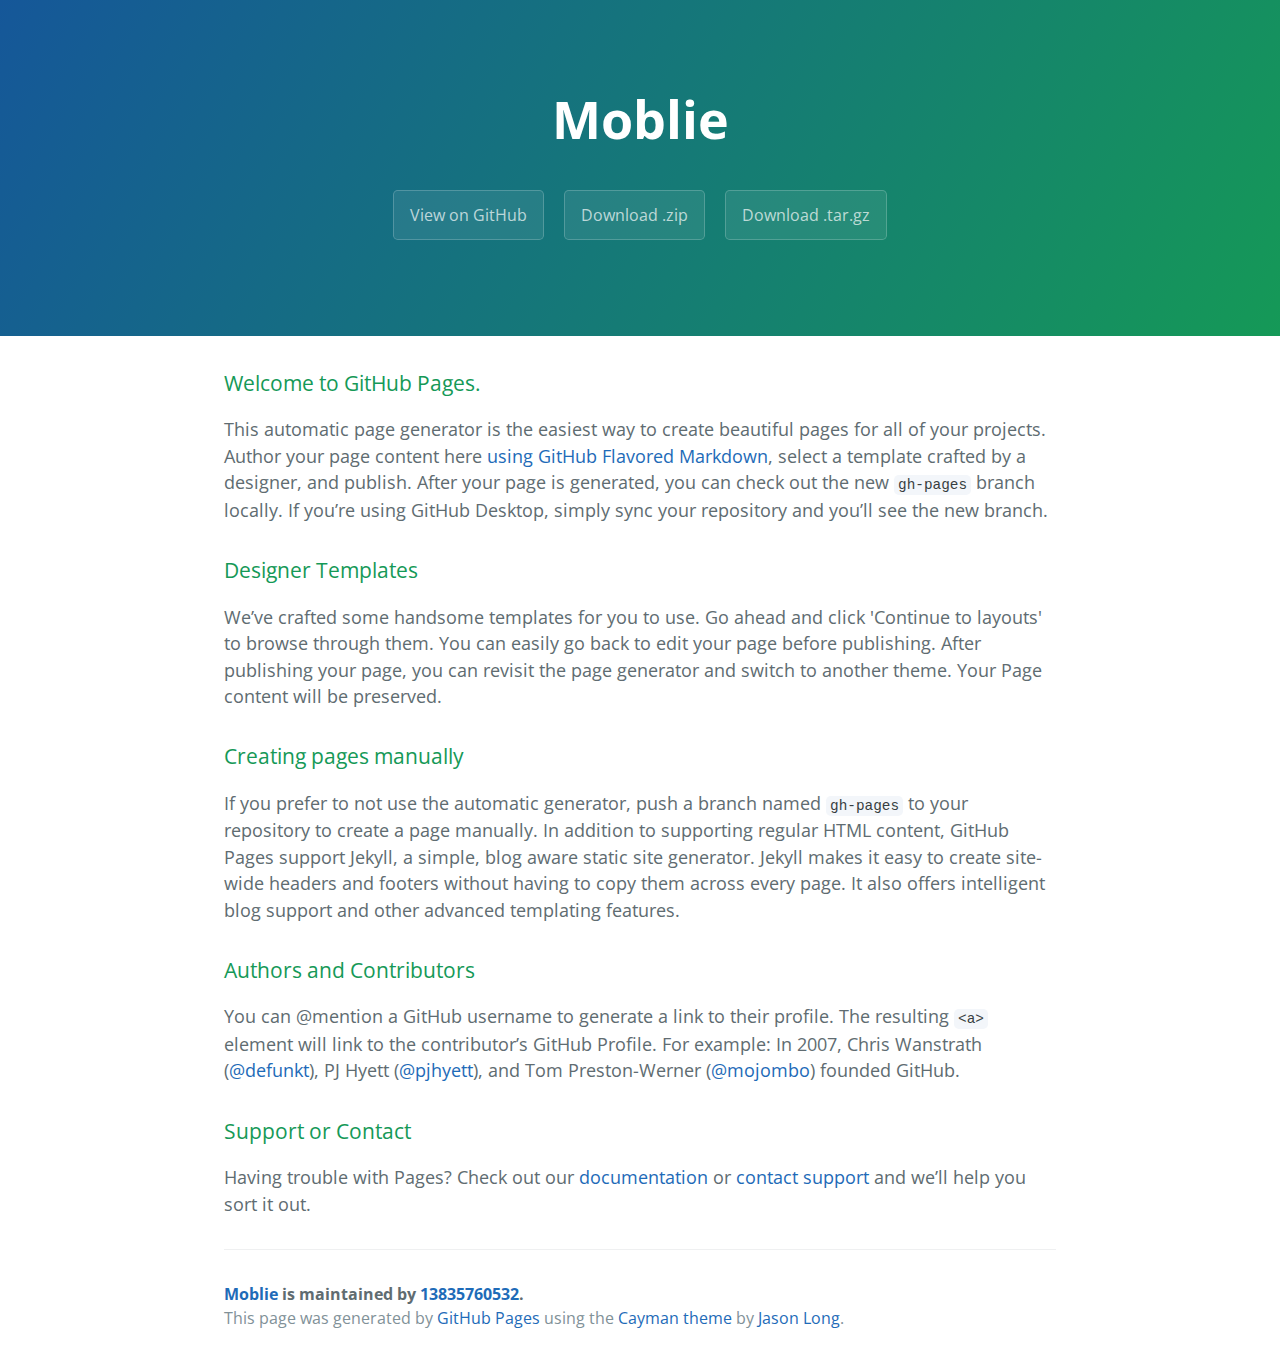
<file: index.html>
<!DOCTYPE html>
<html lang="en-us">
  <head>
    <meta charset="UTF-8">
    <title>Moblie by 13835760532</title>
    <meta name="viewport" content="width=device-width, initial-scale=1">
    <link rel="stylesheet" type="text/css" href="stylesheets/normalize.css" media="screen">
    <link href='https://fonts.googleapis.com/css?family=Open+Sans:400,700' rel='stylesheet' type='text/css'>
    <link rel="stylesheet" type="text/css" href="stylesheets/stylesheet.css" media="screen">
    <link rel="stylesheet" type="text/css" href="stylesheets/github-light.css" media="screen">
  </head>
  <body>
    <section class="page-header">
      <h1 class="project-name">Moblie</h1>
      <h2 class="project-tagline"></h2>
      <a href="https://github.com/13835760532/moblie" class="btn">View on GitHub</a>
      <a href="https://github.com/13835760532/moblie/zipball/master" class="btn">Download .zip</a>
      <a href="https://github.com/13835760532/moblie/tarball/master" class="btn">Download .tar.gz</a>
    </section>

    <section class="main-content">
      <h3>
<a id="welcome-to-github-pages" class="anchor" href="#welcome-to-github-pages" aria-hidden="true"><span aria-hidden="true" class="octicon octicon-link"></span></a>Welcome to GitHub Pages.</h3>

<p>This automatic page generator is the easiest way to create beautiful pages for all of your projects. Author your page content here <a href="https://guides.github.com/features/mastering-markdown/">using GitHub Flavored Markdown</a>, select a template crafted by a designer, and publish. After your page is generated, you can check out the new <code>gh-pages</code> branch locally. If you’re using GitHub Desktop, simply sync your repository and you’ll see the new branch.</p>

<h3>
<a id="designer-templates" class="anchor" href="#designer-templates" aria-hidden="true"><span aria-hidden="true" class="octicon octicon-link"></span></a>Designer Templates</h3>

<p>We’ve crafted some handsome templates for you to use. Go ahead and click 'Continue to layouts' to browse through them. You can easily go back to edit your page before publishing. After publishing your page, you can revisit the page generator and switch to another theme. Your Page content will be preserved.</p>

<h3>
<a id="creating-pages-manually" class="anchor" href="#creating-pages-manually" aria-hidden="true"><span aria-hidden="true" class="octicon octicon-link"></span></a>Creating pages manually</h3>

<p>If you prefer to not use the automatic generator, push a branch named <code>gh-pages</code> to your repository to create a page manually. In addition to supporting regular HTML content, GitHub Pages support Jekyll, a simple, blog aware static site generator. Jekyll makes it easy to create site-wide headers and footers without having to copy them across every page. It also offers intelligent blog support and other advanced templating features.</p>

<h3>
<a id="authors-and-contributors" class="anchor" href="#authors-and-contributors" aria-hidden="true"><span aria-hidden="true" class="octicon octicon-link"></span></a>Authors and Contributors</h3>

<p>You can @mention a GitHub username to generate a link to their profile. The resulting <code>&lt;a&gt;</code> element will link to the contributor’s GitHub Profile. For example: In 2007, Chris Wanstrath (<a href="https://github.com/defunkt" class="user-mention">@defunkt</a>), PJ Hyett (<a href="https://github.com/pjhyett" class="user-mention">@pjhyett</a>), and Tom Preston-Werner (<a href="https://github.com/mojombo" class="user-mention">@mojombo</a>) founded GitHub.</p>

<h3>
<a id="support-or-contact" class="anchor" href="#support-or-contact" aria-hidden="true"><span aria-hidden="true" class="octicon octicon-link"></span></a>Support or Contact</h3>

<p>Having trouble with Pages? Check out our <a href="https://help.github.com/pages">documentation</a> or <a href="https://github.com/contact">contact support</a> and we’ll help you sort it out.</p>

      <footer class="site-footer">
        <span class="site-footer-owner"><a href="https://github.com/13835760532/moblie">Moblie</a> is maintained by <a href="https://github.com/13835760532">13835760532</a>.</span>

        <span class="site-footer-credits">This page was generated by <a href="https://pages.github.com">GitHub Pages</a> using the <a href="https://github.com/jasonlong/cayman-theme">Cayman theme</a> by <a href="https://twitter.com/jasonlong">Jason Long</a>.</span>
      </footer>

    </section>

  
  </body>
</html>
</file>
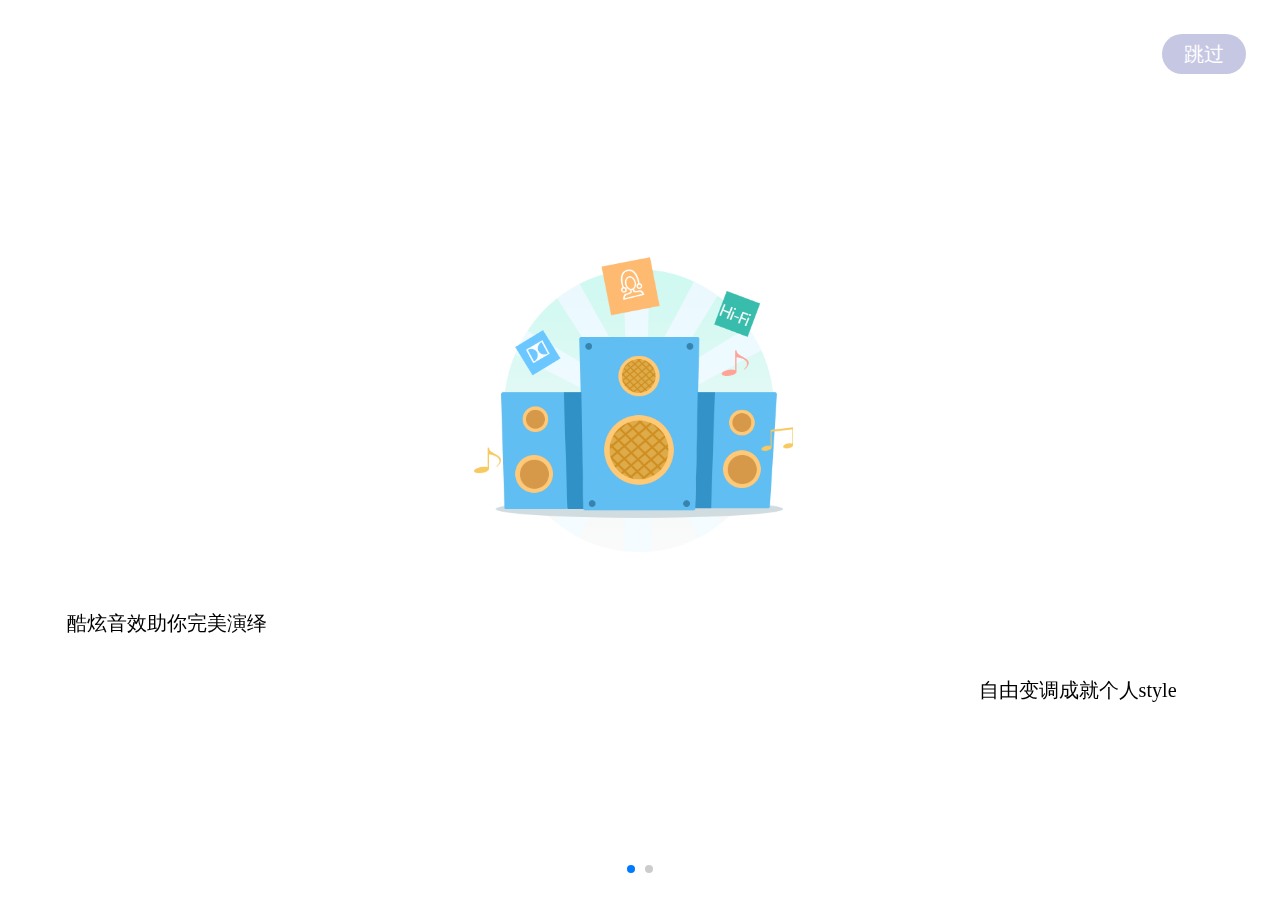
<file: app/index.html>
<!doctype html>
<html lang="en">
<head>
    <meta charset="UTF-8">
    <meta name="viewport"
          content="width=device-width, user-scalable=no, initial-scale=1.0, maximum-scale=1.0, minimum-scale=1.0">
    <meta http-equiv="X-UA-Compatible" content="ie=edge">
    <title>Document</title>
    <link rel="stylesheet" href="css/index.css">
    <link rel="stylesheet" href="css/swiper.min.css">
    <link rel="stylesheet" href="css/animate.min.css">
    <script src="js/jquery.js"></script>
    <script src="js/swiper.min.js"></script>
    <script src="js/swiper.animate1.0.2.min.js"></script>
    <script src="js/index.js"></script>
</head>
<body>
<div class="swiper-container">
    <div class="swiper-wrapper">
        <div class="swiper-slide">
            <div class="tiaoguo">跳过</div>

            <div class="bg2"></div>
            <div class="title title2">
                <div class="ani left"  swip
                     er-animate-effect="fadeInX" swiper-animate-duration="0.5s" swiper-animate-delay="1s">酷炫音效助你完美演绎</div>
                <div class="ani right"  swiper-animate-effect="fadeInY" swiper-animate-duration="0.5s" swiper-animate-delay="1s">自由变调成就个人style</div>
            </div>
        </div>
        <div class="swiper-slide slide3">
            <div class="tiaoguo">跳过</div>
            <h1 class="ani"  swiper-animate-effect="rollIn" swiper-animate-duration="0.5s">个性问候音</h1>
            <h3 class="ani"  swiper-animate-effect="zoomInUp" swiper-animate-duration="0.5s" swiper-animate-delay="0.4s">录制属于你的"Hello Kugou"</h3>
            <div class="bg3"></div>
            <div class="title title3">
                <div class="ani left" swiper-animate-duration="0.5s" swiper-animate-delay="0.3s">马上录制</div>
                <div class="ani right" swiper-animate-duration="0.5s" swiper-animate-delay="0.3s">立即体验</div>
            </div>
        </div>
    </div>
    <div class="swiper-pagination"></div>
</div>
</body>
<script>
    var swiper = new Swiper('.swiper-container',{
        pagination: '.swiper-pagination',
            paginationClickable: true,
        onInit: function(swiper){ //Swiper2.x的初始化是onFirstInit
            swiperAnimateCache(swiper); //隐藏动画元素
            swiperAnimate(swiper); //初始化完成开始动画
        },
        onSlideChangeEnd: function(swiper){
            swiperAnimate(swiper); //每个slide切换结束时也运行当前slide动画
        }
    });
</script>
</html>
</file>
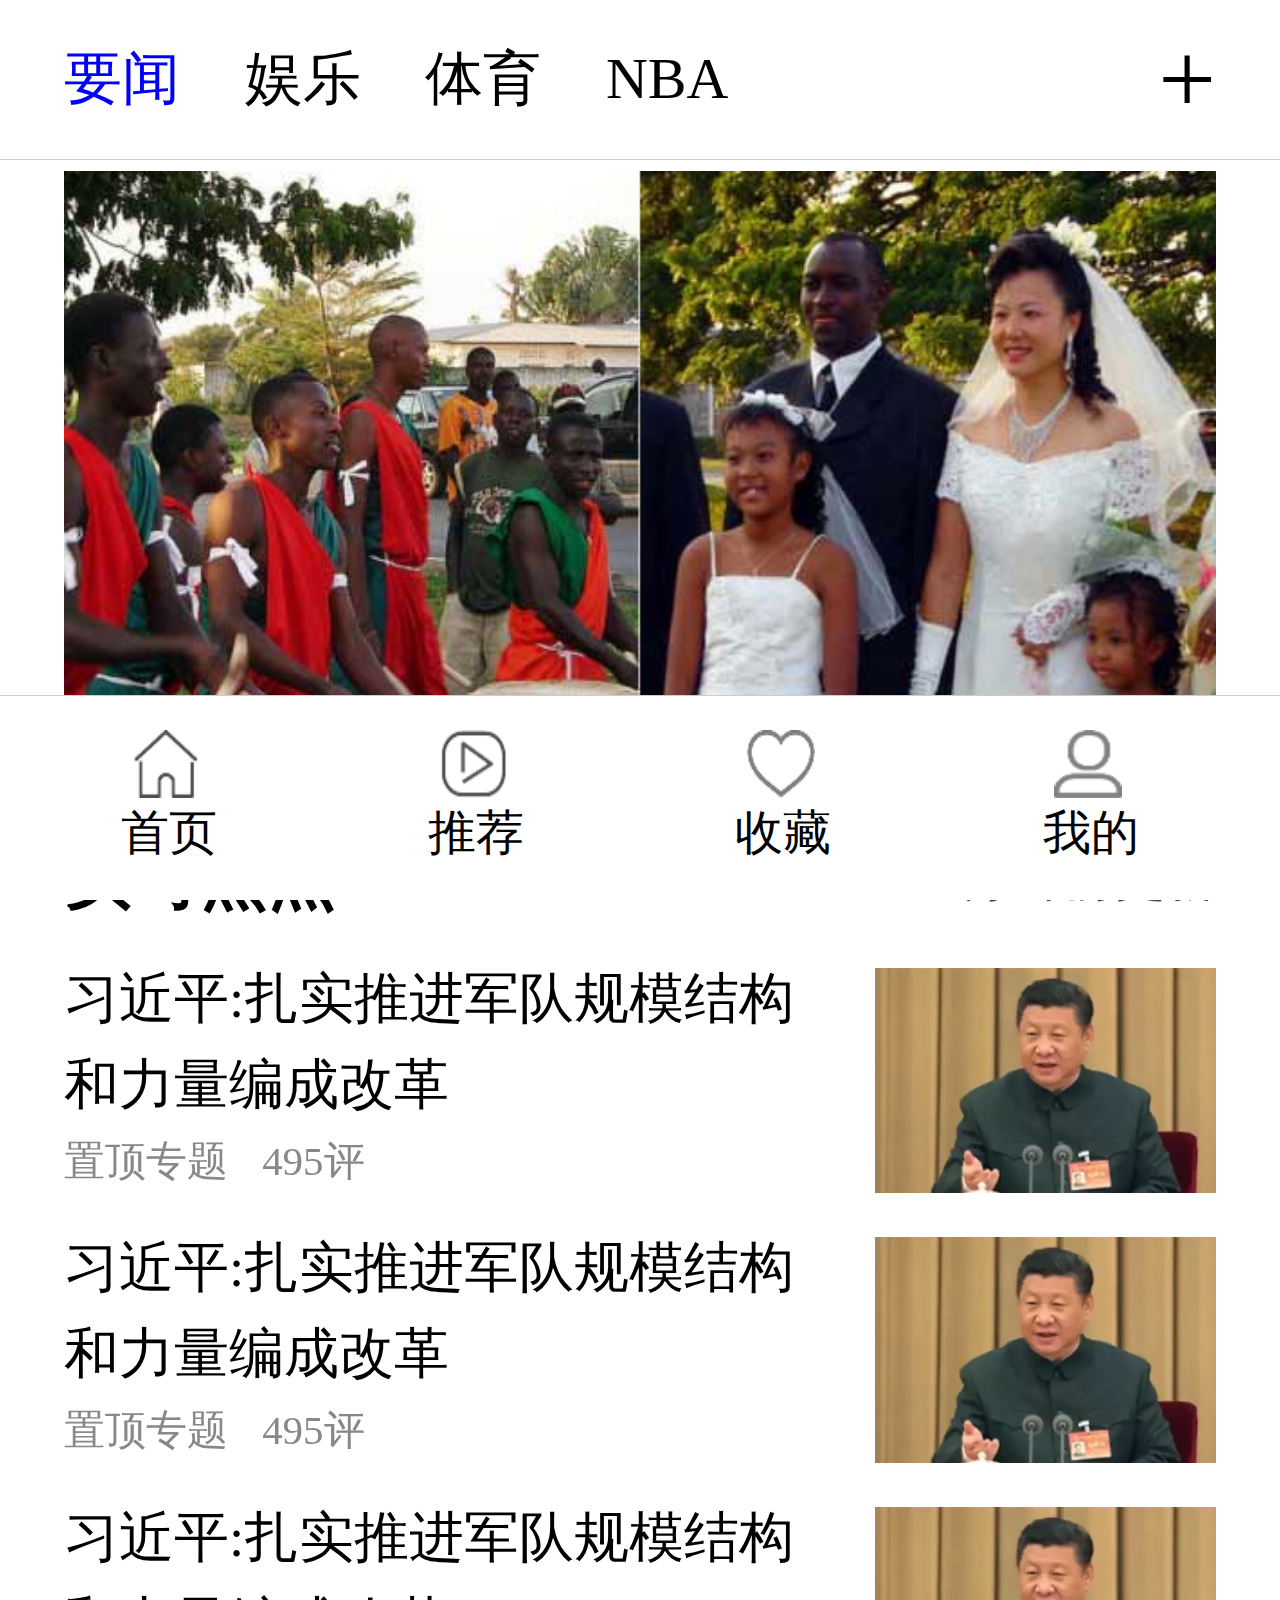
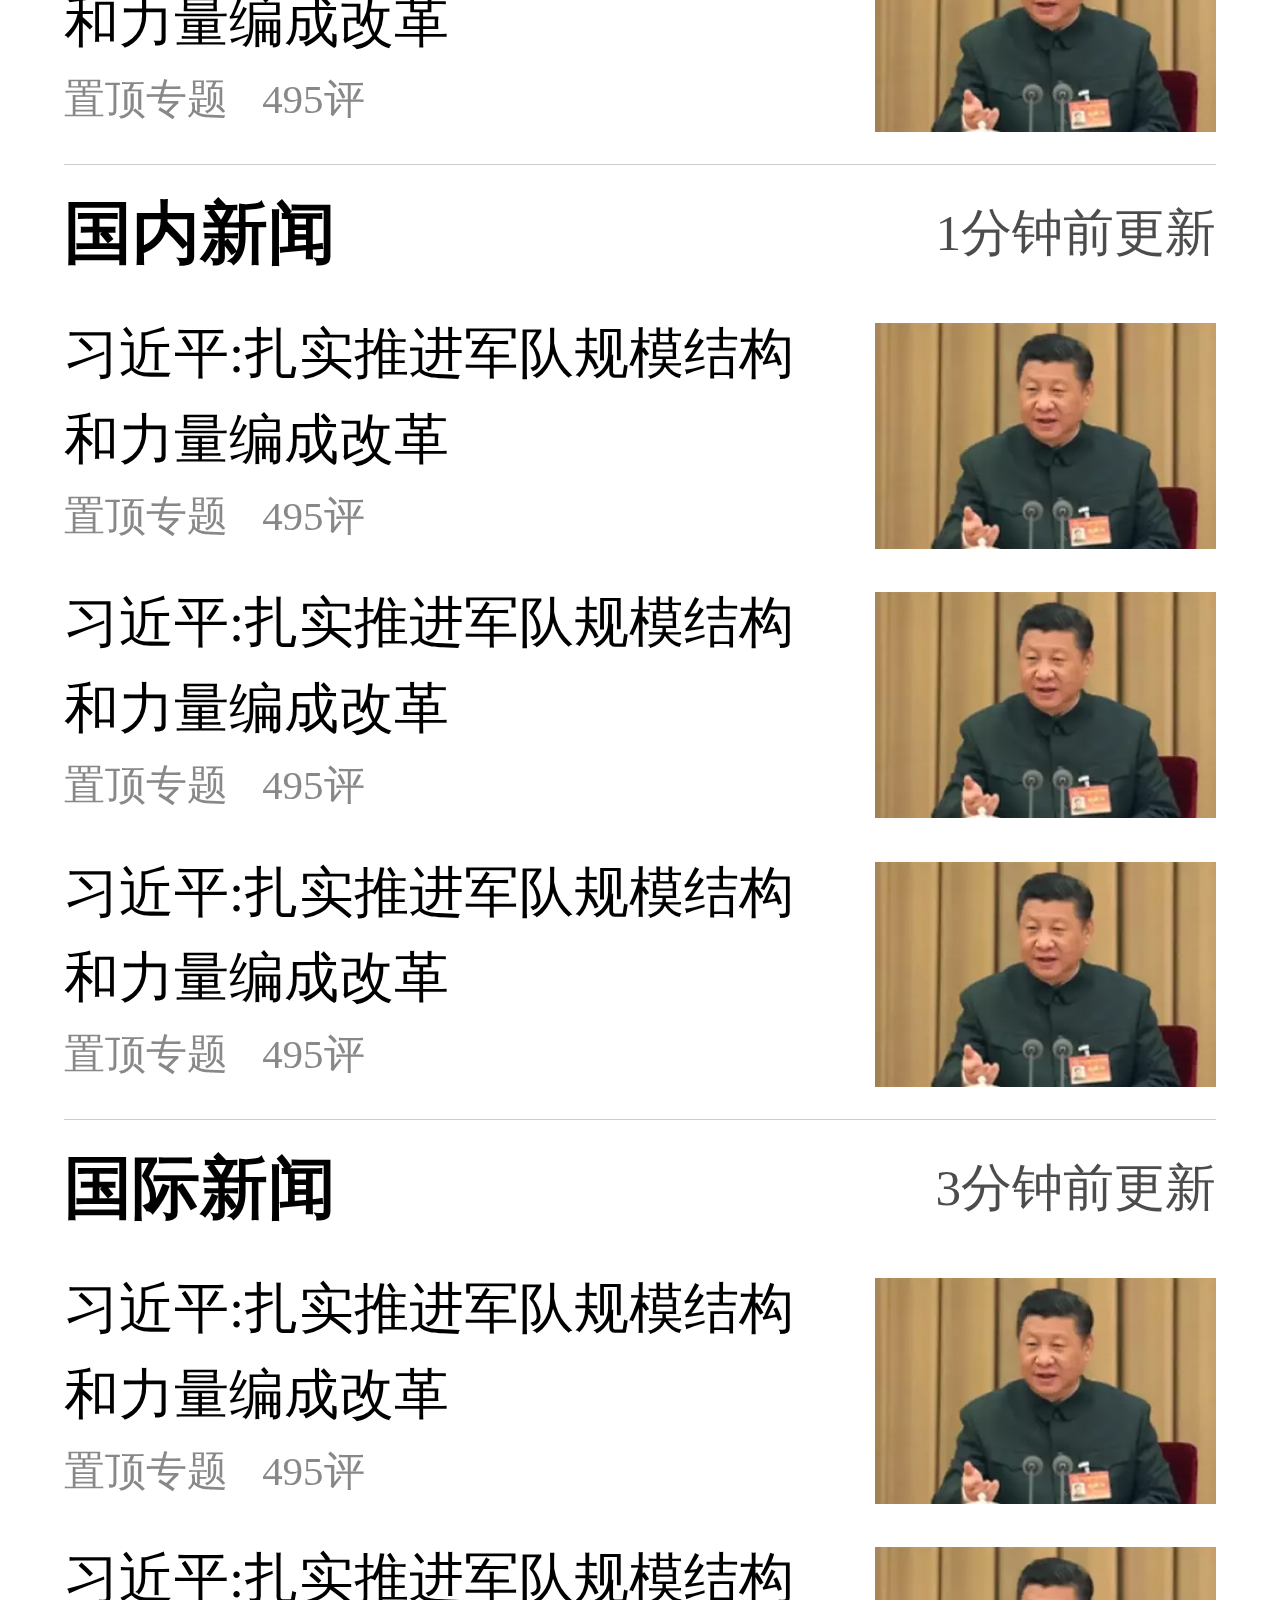
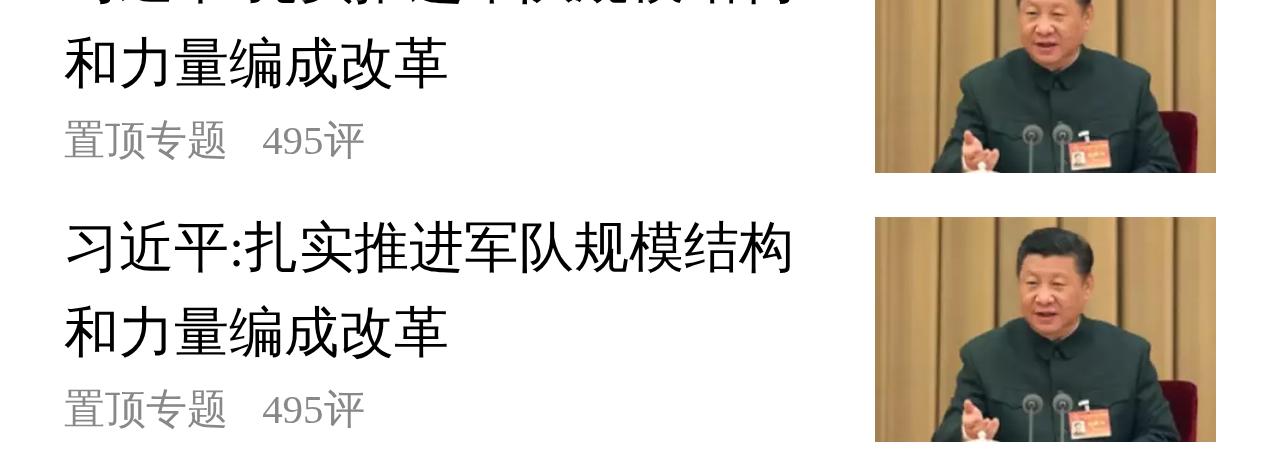
<file: news/index.html>
<!doctype html>
<html lang="en">
<head>
    <meta charset="UTF-8">
    <meta name="viewport"
          content="width=device-width, user-scalable=no, initial-scale=1.0, maximum-scale=1.0, minimum-scale=1.0">
    <meta http-equiv="X-UA-Compatible" content="ie=edge">
    <title>Document</title>
    <link rel="stylesheet" href="css/index.css">
    <link rel="stylesheet" href="css/swiper.min.css">
    <link rel="stylesheet" href="css/animate.min.css">
    <script src="js/jquery.js"></script>
    <script src="js/swiper.min.js"></script>
    <script src="js/swiper.animate1.0.2.min.js"></script>
    <script src="js/zepto.min.js"></script>
    <script src="js/touch.js"></script>
    <script src="js/index.js"></script>
</head>
<body>
<div class="header-wrap">
    <ul class="btn">
        <li class="aa bb">要闻</li>
        <li class="aa">娱乐</li>
        <li class="aa">体育</li>
        <li class="aa">NBA</li>
        <li class="select">+

        </li>
    </ul>
</div>
<div class="main">
    <div class="swiper-container">
        <div class="swiper-wrapper">
            <div class="swiper-slide slide1">
                <div class="wheel">
                     <div class="banner">
                        <a href="">
                            <img src="img/0.jpg" alt="">
                        </a>
                        <a href="">
                             <img src="img/0.jpg" alt="">
                        </a>
                        <a href="">
                              <img src="img/0.jpg" alt="">
                        </a>
                    </div>
                </div>
                <div class="index-list">
                    <div class="scale">
                       <div class="index-box">
                           <div class="box box1">
                               <div class="header">
                                   <div class="content content1"><a href="list.html">实时热点</a></div>
                                   <div class="time time1">2分钟前更新</div>
                               </div>
                               <ul class="tab-list-item">
                                   <li>
                                       <a href="">
                                           <div class="detail">
                                               <div class="tit"><a href="show.html">习近平:扎实推进军队规模结构和力量编成改革</a> </div>
                                               <div class="info">
                                                   <span>置顶</span>
                                                   <span>专题</span>
                                                   <div class="assess">
                                                       <span>495</span>评
                                                   </div>
                                               </div>
                                           </div>
                                           <div class="u-img">
                                               <img src="img/1.jpg" alt="">
                                           </div>
                                       </a>
                                   </li>
                                   <li>
                                       <a href="">
                                           <div class="detail">
                                               <div class="tit"><a href="show.html">习近平:扎实推进军队规模结构和力量编成改革</a> </div>
                                               <div class="info">
                                                   <span>置顶</span>
                                                   <span>专题</span>
                                                   <div class="assess">
                                                       <span>495</span>评
                                                   </div>
                                               </div>
                                           </div>
                                           <div class="u-img">
                                               <img src="img/1.jpg" alt="">
                                           </div>
                                       </a>
                                   </li>
                                   <li>
                                       <a href="">
                                           <div class="detail">
                                               <div class="tit"><a href="show.html">习近平:扎实推进军队规模结构和力量编成改革</a> </div>
                                               <div class="info">
                                                   <span>置顶</span>
                                                   <span>专题</span>
                                                   <div class="assess">
                                                       <span>495</span>评
                                                   </div>
                                               </div>
                                           </div>
                                           <div class="u-img">
                                               <img src="img/1.jpg" alt="">
                                           </div>
                                       </a>
                                   </li>
                               </ul>
                           </div>
                           <div class="box box2">
                               <div class="header">
                                   <div class="content content2"><a href="list.html">国内新闻</a></div>
                                   <div class="time time2">1分钟前更新</div>
                               </div>
                               <ul class="tab-list-item">
                                   <li>
                                       <a href="">
                                           <div class="detail">
                                               <div class="tit"><a href="show.html">习近平:扎实推进军队规模结构和力量编成改革</a> </div>
                                               <div class="info">
                                                   <span>置顶</span>
                                                   <span>专题</span>
                                                   <div class="assess">
                                                       <span>495</span>评
                                                   </div>
                                               </div>
                                           </div>
                                           <div class="u-img">
                                               <img src="img/1.jpg" alt="">
                                           </div>
                                       </a>
                                   </li>
                                   <li>
                                       <a href="">
                                           <div class="detail">
                                               <div class="tit"><a href="show.html">习近平:扎实推进军队规模结构和力量编成改革</a> </div>
                                               <div class="info">
                                                   <span>置顶</span>
                                                   <span>专题</span>
                                                   <div class="assess">
                                                       <span>495</span>评
                                                   </div>
                                               </div>
                                           </div>
                                           <div class="u-img">
                                               <img src="img/1.jpg" alt="">
                                           </div>
                                       </a>
                                   </li>
                                   <li>
                                       <a href="">
                                           <div class="detail">
                                               <div class="tit"><a href="show.html">习近平:扎实推进军队规模结构和力量编成改革</a> </div>
                                               <div class="info">
                                                   <span>置顶</span>
                                                   <span>专题</span>
                                                   <div class="assess">
                                                       <span>495</span>评
                                                   </div>
                                               </div>
                                           </div>
                                           <div class="u-img">
                                               <img src="img/1.jpg" alt="">
                                           </div>
                                       </a>
                                   </li>
                               </ul>
                           </div>
                           <div class="box box3">
                               <div class="header">
                                   <div class="content content3"><a href="list.html">国际新闻</a></div>
                                   <div class="time time3">3分钟前更新</div>
                               </div>
                               <ul class="tab-list-item">
                                   <li>
                                       <a href="">
                                           <div class="detail">
                                               <div class="tit"><a href="show.html">习近平:扎实推进军队规模结构和力量编成改革</a> </div>
                                               <div class="info">
                                                   <span>置顶</span>
                                                   <span>专题</span>
                                                   <div class="assess">
                                                       <span>495</span>评
                                                   </div>
                                               </div>
                                           </div>
                                           <div class="u-img">
                                               <img src="img/1.jpg" alt="">
                                           </div>
                                       </a>
                                   </li>
                                   <li>
                                       <a href="">
                                           <div class="detail">
                                               <div class="tit"><a href="show.html">习近平:扎实推进军队规模结构和力量编成改革</a> </div>
                                               <div class="info">
                                                   <span>置顶</span>
                                                   <span>专题</span>
                                                   <div class="assess">
                                                       <span>495</span>评
                                                   </div>
                                               </div>
                                           </div>
                                           <div class="u-img">
                                               <img src="img/1.jpg" alt="">
                                           </div>
                                       </a>
                                   </li>
                                   <li>
                                       <a href="">
                                           <div class="detail">
                                               <div class="tit"><a href="show.html">习近平:扎实推进军队规模结构和力量编成改革</a> </div>
                                               <div class="info">
                                                   <span>置顶</span>
                                                   <span>专题</span>
                                                   <div class="assess">
                                                       <span>495</span>评
                                                   </div>
                                               </div>
                                           </div>
                                           <div class="u-img">
                                               <img src="img/1.jpg" alt="">
                                           </div>
                                       </a>
                                   </li>
                               </ul>
                           </div>
                       </div>
                        <div class="index-box">
                            <div class="box box1">
                                <div class="header">
                                    <div class="content content1"><a href="list.html">实时热点</a></div>
                                    <div class="time time1">2分钟前更新</div>
                                </div>
                                <ul class="tab-list-item">
                                    <li>
                                        <a href="">
                                            <div class="detail">
                                                <div class="tit">习近平:扎实推进军队规模结构和力量编成改革                                     </div>
                                                <div class="info">
                                                    <span>置顶</span>
                                                    <span>专题</span>
                                                    <div class="assess">
                                                        <span>495</span>评
                                                    </div>
                                                </div>
                                            </div>
                                            <div class="u-img">
                                                <img src="img/1.jpg" alt="">
                                            </div>
                                        </a>
                                    </li>
                                    <li>
                                        <a href="">
                                            <div class="detail">
                                                <div class="tit">习近平:扎实推进军队规模结构和力量编成改革                                     </div>
                                                <div class="info">
                                                    <span>置顶</span>
                                                    <span>专题</span>
                                                    <div class="assess">
                                                        <span>495</span>评
                                                    </div>
                                                </div>
                                            </div>
                                            <div class="u-img">
                                                <img src="img/1.jpg" alt="">
                                            </div>
                                        </a>
                                    </li>
                                    <li>
                                        <a href="">
                                            <div class="detail">
                                                <div class="tit">习近平:扎实推进军队规模结构和力量编成改革                                     </div>
                                                <div class="info">
                                                    <span>置顶</span>
                                                    <span>专题</span>
                                                    <div class="assess">
                                                        <span>495</span>评
                                                    </div>
                                                </div>
                                            </div>
                                            <div class="u-img">
                                                <img src="img/1.jpg" alt="">
                                            </div>
                                        </a>
                                    </li>
                                </ul>
                            </div>
                            <div class="box box2">
                                <div class="header">
                                    <div class="content content2">国内新闻</div>
                                    <div class="time time2">1分钟前更新</div>
                                </div>
                                <ul class="tab-list-item">
                                    <li>
                                        <a href="">
                                            <div class="detail">
                                                <div class="tit">习近平:扎实推进军队规模结构和力量编成改革                                     </div>
                                                <div class="info">
                                                    <span>置顶</span>
                                                    <span>专题</span>
                                                    <div class="assess">
                                                        <span>495</span>评
                                                    </div>
                                                </div>
                                            </div>
                                            <div class="u-img">
                                                <img src="img/1.jpg" alt="">
                                            </div>
                                        </a>
                                    </li>
                                    <li>
                                        <a href="">
                                            <div class="detail">
                                                <div class="tit">习近平:扎实推进军队规模结构和力量编成改革                                     </div>
                                                <div class="info">
                                                    <span>置顶</span>
                                                    <span>专题</span>
                                                    <div class="assess">
                                                        <span>495</span>评
                                                    </div>
                                                </div>
                                            </div>
                                            <div class="u-img">
                                                <img src="img/1.jpg" alt="">
                                            </div>
                                        </a>
                                    </li>
                                    <li>
                                        <a href="">
                                            <div class="detail">
                                                <div class="tit">习近平:扎实推进军队规模结构和力量编成改革                                     </div>
                                                <div class="info">
                                                    <span>置顶</span>
                                                    <span>专题</span>
                                                    <div class="assess">
                                                        <span>495</span>评
                                                    </div>
                                                </div>
                                            </div>
                                            <div class="u-img">
                                                <img src="img/1.jpg" alt="">
                                            </div>
                                        </a>
                                    </li>
                                </ul>
                            </div>
                            <div class="box box3">
                                <div class="header">
                                    <div class="content content3">国际新闻</div>
                                    <div class="time time3">3分钟前更新</div>
                                </div>
                                <ul class="tab-list-item">
                                    <li>
                                        <a href="">
                                            <div class="detail">
                                                <div class="tit">习近平:扎实推进军队规模结构和力量编成改革                                     </div>
                                                <div class="info">
                                                    <span>置顶</span>
                                                    <span>专题</span>
                                                    <div class="assess">
                                                        <span>495</span>评
                                                    </div>
                                                </div>
                                            </div>
                                            <div class="u-img">
                                                <img src="img/1.jpg" alt="">
                                            </div>
                                        </a>
                                    </li>
                                    <li>
                                        <a href="">
                                            <div class="detail">
                                                <div class="tit">习近平:扎实推进军队规模结构和力量编成改革                                     </div>
                                                <div class="info">
                                                    <span>置顶</span>
                                                    <span>专题</span>
                                                    <div class="assess">
                                                        <span>495</span>评
                                                    </div>
                                                </div>
                                            </div>
                                            <div class="u-img">
                                                <img src="img/1.jpg" alt="">
                                            </div>
                                        </a>
                                    </li>
                                    <li>
                                        <a href="">
                                            <div class="detail">
                                                <div class="tit">习近平:扎实推进军队规模结构和力量编成改革                                     </div>
                                                <div class="info">
                                                    <span>置顶</span>
                                                    <span>专题</span>
                                                    <div class="assess">
                                                        <span>495</span>评
                                                    </div>
                                                </div>
                                            </div>
                                            <div class="u-img">
                                                <img src="img/1.jpg" alt="">
                                            </div>
                                        </a>
                                    </li>
                                </ul>
                            </div>
                        </div>
                        <div class="index-box">
                            <div class="box box1">
                                <div class="header">
                                    <div class="content content1"><a href="list.html">实时热点</a></div>
                                    <div class="time time1">2分钟前更新</div>
                                </div>
                                <ul class="tab-list-item">
                                    <li>
                                        <a href="">
                                            <div class="detail">
                                                <div class="tit">习近平:扎实推进军队规模结构和力量编成改革                                     </div>
                                                <div class="info">
                                                    <span>置顶</span>
                                                    <span>专题</span>
                                                    <div class="assess">
                                                        <span>495</span>评
                                                    </div>
                                                </div>
                                            </div>
                                            <div class="u-img">
                                                <img src="img/1.jpg" alt="">
                                            </div>
                                        </a>
                                    </li>
                                    <li>
                                        <a href="">
                                            <div class="detail">
                                                <div class="tit">习近平:扎实推进军队规模结构和力量编成改革                                     </div>
                                                <div class="info">
                                                    <span>置顶</span>
                                                    <span>专题</span>
                                                    <div class="assess">
                                                        <span>495</span>评
                                                    </div>
                                                </div>
                                            </div>
                                            <div class="u-img">
                                                <img src="img/1.jpg" alt="">
                                            </div>
                                        </a>
                                    </li>
                                    <li>
                                        <a href="">
                                            <div class="detail">
                                                <div class="tit">习近平:扎实推进军队规模结构和力量编成改革                                     </div>
                                                <div class="info">
                                                    <span>置顶</span>
                                                    <span>专题</span>
                                                    <div class="assess">
                                                        <span>495</span>评
                                                    </div>
                                                </div>
                                            </div>
                                            <div class="u-img">
                                                <img src="img/1.jpg" alt="">
                                            </div>
                                        </a>
                                    </li>
                                </ul>
                            </div>
                            <div class="box box2">
                                <div class="header">
                                    <div class="content content2">国内新闻</div>
                                    <div class="time time2">1分钟前更新</div>
                                </div>
                                <ul class="tab-list-item">
                                    <li>
                                        <a href="">
                                            <div class="detail">
                                                <div class="tit">习近平:扎实推进军队规模结构和力量编成改革                                     </div>
                                                <div class="info">
                                                    <span>置顶</span>
                                                    <span>专题</span>
                                                    <div class="assess">
                                                        <span>495</span>评
                                                    </div>
                                                </div>
                                            </div>
                                            <div class="u-img">
                                                <img src="img/1.jpg" alt="">
                                            </div>
                                        </a>
                                    </li>
                                    <li>
                                        <a href="">
                                            <div class="detail">
                                                <div class="tit">习近平:扎实推进军队规模结构和力量编成改革                                     </div>
                                                <div class="info">
                                                    <span>置顶</span>
                                                    <span>专题</span>
                                                    <div class="assess">
                                                        <span>495</span>评
                                                    </div>
                                                </div>
                                            </div>
                                            <div class="u-img">
                                                <img src="img/1.jpg" alt="">
                                            </div>
                                        </a>
                                    </li>
                                    <li>
                                        <a href="">
                                            <div class="detail">
                                                <div class="tit">习近平:扎实推进军队规模结构和力量编成改革                                     </div>
                                                <div class="info">
                                                    <span>置顶</span>
                                                    <span>专题</span>
                                                    <div class="assess">
                                                        <span>495</span>评
                                                    </div>
                                                </div>
                                            </div>
                                            <div class="u-img">
                                                <img src="img/1.jpg" alt="">
                                            </div>
                                        </a>
                                    </li>
                                </ul>
                            </div>
                            <div class="box box3">
                                <div class="header">
                                    <div class="content content3">国际新闻</div>
                                    <div class="time time3">3分钟前更新</div>
                                </div>
                                <ul class="tab-list-item">
                                    <li>
                                        <a href="">
                                            <div class="detail">
                                                <div class="tit">习近平:扎实推进军队规模结构和力量编成改革                                     </div>
                                                <div class="info">
                                                    <span>置顶</span>
                                                    <span>专题</span>
                                                    <div class="assess">
                                                        <span>495</span>评
                                                    </div>
                                                </div>
                                            </div>
                                            <div class="u-img">
                                                <img src="img/1.jpg" alt="">
                                            </div>
                                        </a>
                                    </li>
                                    <li>
                                        <a href="">
                                            <div class="detail">
                                                <div class="tit">习近平:扎实推进军队规模结构和力量编成改革                                     </div>
                                                <div class="info">
                                                    <span>置顶</span>
                                                    <span>专题</span>
                                                    <div class="assess">
                                                        <span>495</span>评
                                                    </div>
                                                </div>
                                            </div>
                                            <div class="u-img">
                                                <img src="img/1.jpg" alt="">
                                            </div>
                                        </a>
                                    </li>
                                    <li>
                                        <a href="">
                                            <div class="detail">
                                                <div class="tit">习近平:扎实推进军队规模结构和力量编成改革                                     </div>
                                                <div class="info">
                                                    <span>置顶</span>
                                                    <span>专题</span>
                                                    <div class="assess">
                                                        <span>495</span>评
                                                    </div>
                                                </div>
                                            </div>
                                            <div class="u-img">
                                                <img src="img/1.jpg" alt="">
                                            </div>
                                        </a>
                                    </li>
                                </ul>
                            </div>
                        </div>
                        <div class="index-box">
                            <div class="box box1">
                                <div class="header">
                                    <div class="content content1"><a href="list.html">实时热点</a></div>
                                    <div class="time time1">2分钟前更新</div>
                                </div>
                                <ul class="tab-list-item">
                                    <li>
                                        <a href="">
                                            <div class="detail">
                                                <div class="tit">习近平:扎实推进军队规模结构和力量编成改革                                     </div>
                                                <div class="info">
                                                    <span>置顶</span>
                                                    <span>专题</span>
                                                    <div class="assess">
                                                        <span>495</span>评
                                                    </div>
                                                </div>
                                            </div>
                                            <div class="u-img">
                                                <img src="img/1.jpg" alt="">
                                            </div>
                                        </a>
                                    </li>
                                    <li>
                                        <a href="">
                                            <div class="detail">
                                                <div class="tit">习近平:扎实推进军队规模结构和力量编成改革                                     </div>
                                                <div class="info">
                                                    <span>置顶</span>
                                                    <span>专题</span>
                                                    <div class="assess">
                                                        <span>495</span>评
                                                    </div>
                                                </div>
                                            </div>
                                            <div class="u-img">
                                                <img src="img/1.jpg" alt="">
                                            </div>
                                        </a>
                                    </li>
                                    <li>
                                        <a href="">
                                            <div class="detail">
                                                <div class="tit">习近平:扎实推进军队规模结构和力量编成改革                                     </div>
                                                <div class="info">
                                                    <span>置顶</span>
                                                    <span>专题</span>
                                                    <div class="assess">
                                                        <span>495</span>评
                                                    </div>
                                                </div>
                                            </div>
                                            <div class="u-img">
                                                <img src="img/1.jpg" alt="">
                                            </div>
                                        </a>
                                    </li>
                                </ul>
                            </div>
                            <div class="box box2">
                                <div class="header">
                                    <div class="content content2">国内新闻</div>
                                    <div class="time time2">1分钟前更新</div>
                                </div>
                                <ul class="tab-list-item">
                                    <li>
                                        <a href="">
                                            <div class="detail">
                                                <div class="tit">习近平:扎实推进军队规模结构和力量编成改革                                     </div>
                                                <div class="info">
                                                    <span>置顶</span>
                                                    <span>专题</span>
                                                    <div class="assess">
                                                        <span>495</span>评
                                                    </div>
                                                </div>
                                            </div>
                                            <div class="u-img">
                                                <img src="img/1.jpg" alt="">
                                            </div>
                                        </a>
                                    </li>
                                    <li>
                                        <a href="">
                                            <div class="detail">
                                                <div class="tit">习近平:扎实推进军队规模结构和力量编成改革                                     </div>
                                                <div class="info">
                                                    <span>置顶</span>
                                                    <span>专题</span>
                                                    <div class="assess">
                                                        <span>495</span>评
                                                    </div>
                                                </div>
                                            </div>
                                            <div class="u-img">
                                                <img src="img/1.jpg" alt="">
                                            </div>
                                        </a>
                                    </li>
                                    <li>
                                        <a href="">
                                            <div class="detail">
                                                <div class="tit">习近平:扎实推进军队规模结构和力量编成改革                                     </div>
                                                <div class="info">
                                                    <span>置顶</span>
                                                    <span>专题</span>
                                                    <div class="assess">
                                                        <span>495</span>评
                                                    </div>
                                                </div>
                                            </div>
                                            <div class="u-img">
                                                <img src="img/1.jpg" alt="">
                                            </div>
                                        </a>
                                    </li>
                                </ul>
                            </div>
                            <div class="box box3">
                                <div class="header">
                                    <div class="content content3">国际新闻</div>
                                    <div class="time time3">3分钟前更新</div>
                                </div>
                                <ul class="tab-list-item">
                                    <li>
                                        <a href="">
                                            <div class="detail">
                                                <div class="tit">习近平:扎实推进军队规模结构和力量编成改革                                     </div>
                                                <div class="info">
                                                    <span>置顶</span>
                                                    <span>专题</span>
                                                    <div class="assess">
                                                        <span>495</span>评
                                                    </div>
                                                </div>
                                            </div>
                                            <div class="u-img">
                                                <img src="img/1.jpg" alt="">
                                            </div>
                                        </a>
                                    </li>
                                    <li>
                                        <a href="">
                                            <div class="detail">
                                                <div class="tit">习近平:扎实推进军队规模结构和力量编成改革                                     </div>
                                                <div class="info">
                                                    <span>置顶</span>
                                                    <span>专题</span>
                                                    <div class="assess">
                                                        <span>495</span>评
                                                    </div>
                                                </div>
                                            </div>
                                            <div class="u-img">
                                                <img src="img/1.jpg" alt="">
                                            </div>
                                        </a>
                                    </li>
                                    <li>
                                        <a href="">
                                            <div class="detail">
                                                <div class="tit">习近平:扎实推进军队规模结构和力量编成改革                                     </div>
                                                <div class="info">
                                                    <span>置顶</span>
                                                    <span>专题</span>
                                                    <div class="assess">
                                                        <span>495</span>评
                                                    </div>
                                                </div>
                                            </div>
                                            <div class="u-img">
                                                <img src="img/1.jpg" alt="">
                                            </div>
                                        </a>
                                    </li>
                                </ul>
                            </div>
                        </div>
                    </div>
                </div>

            </div>
        </div>
        <div class="swiper-pagination"></div>
    </div>
</div>
<footer>
    <ul class="footer">
        <li><a href="#">首页</a></li>
        <li><a href="#">推荐</a></li>
        <li><a href="#">收藏</a></li>
        <li><a href="#">我的</a></li>
    </ul>
</footer>
</body>
<script>

</script>
</html>
</file>
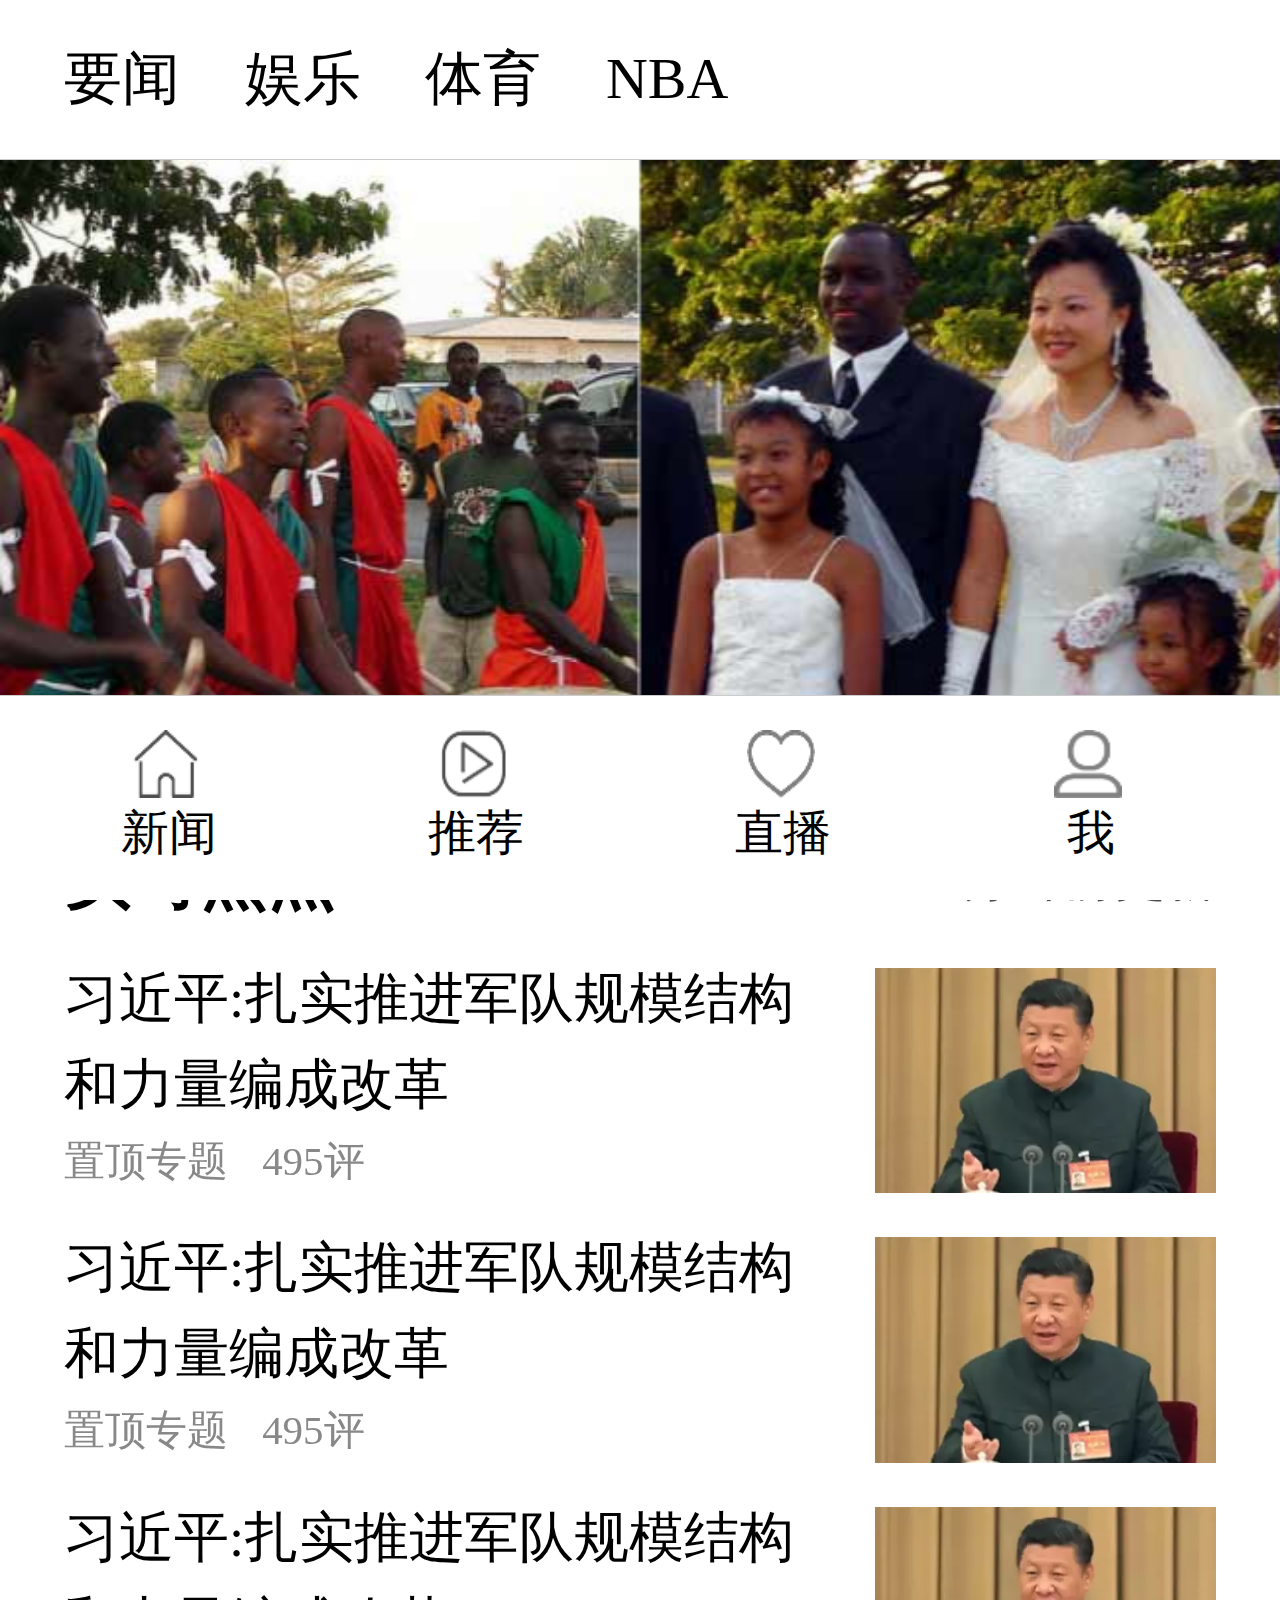
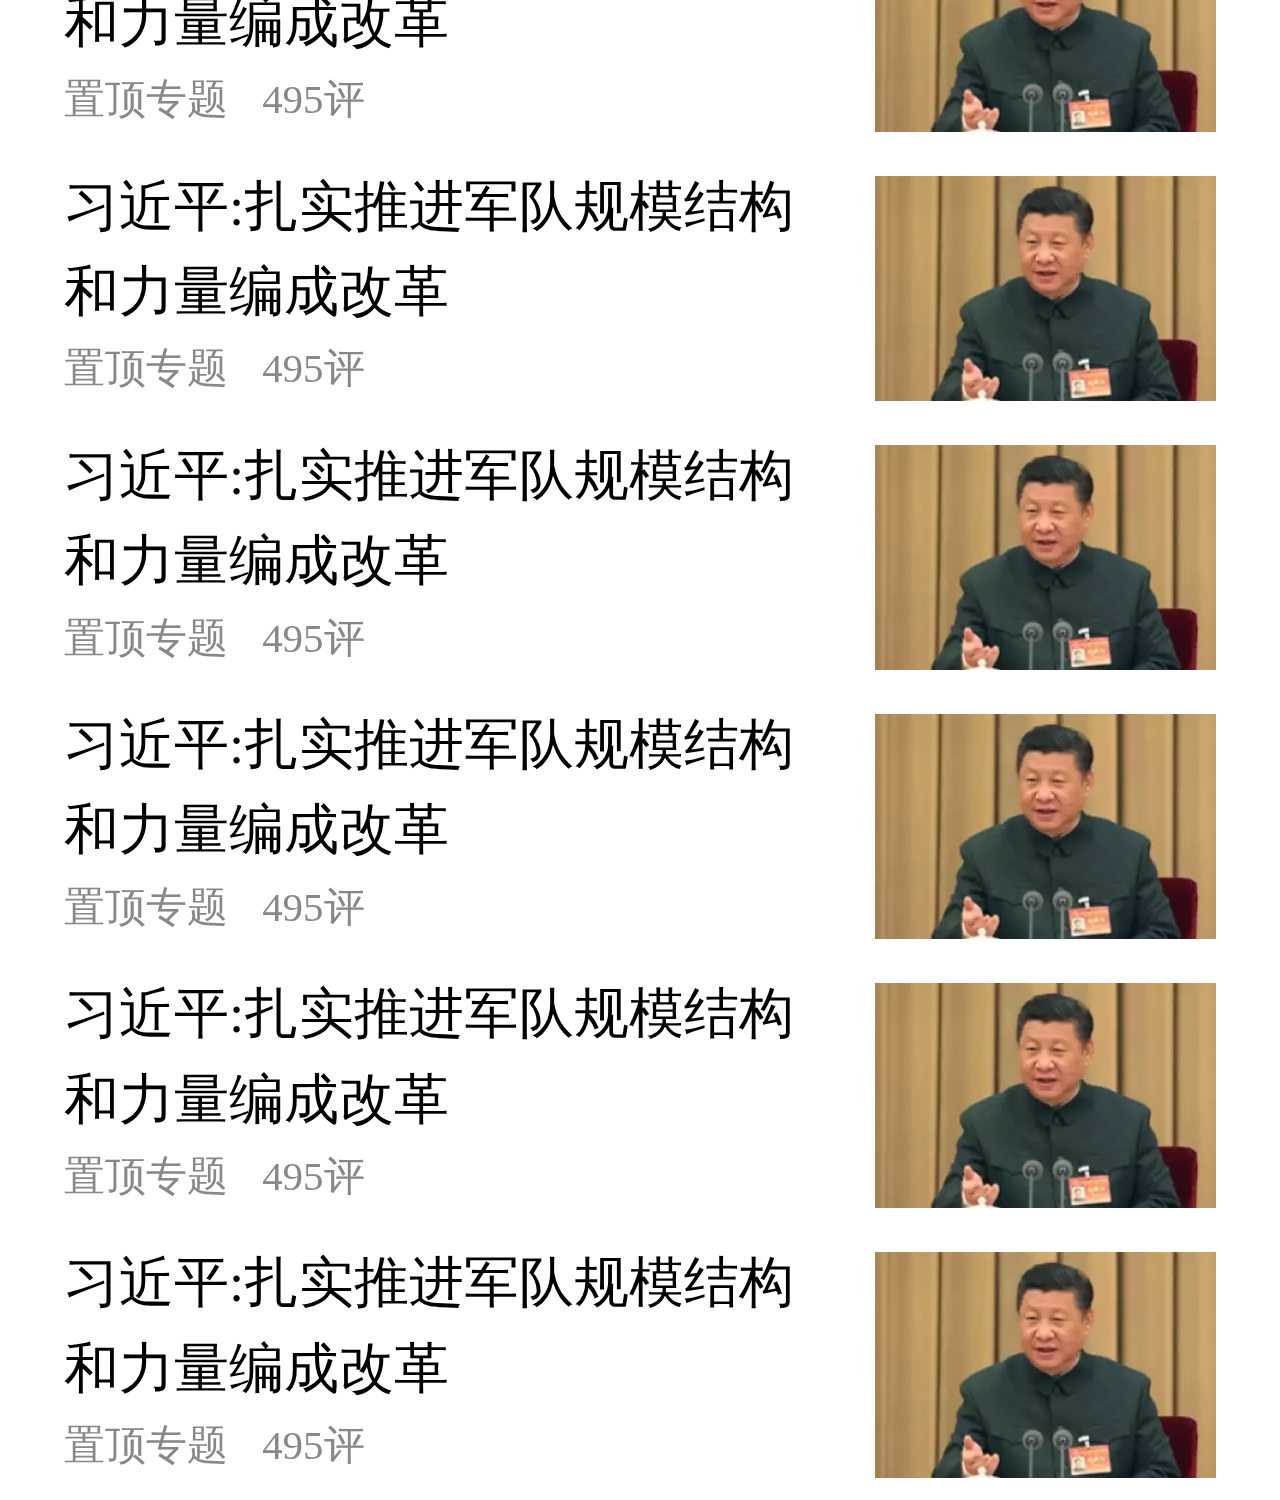
<file: news/list.html>
<!doctype html>
<html lang="en">
<head>
    <meta charset="UTF-8">
    <meta name="viewport"
          content="width=device-width, user-scalable=no, initial-scale=1.0, maximum-scale=1.0, minimum-scale=1.0">
    <meta http-equiv="X-UA-Compatible" content="ie=edge">
    <title>Document</title>
    <link rel="stylesheet" href="css/index.css">
    <link rel="stylesheet" href="css/swiper.min.css">
    <link rel="stylesheet" href="css/animate.min.css">
    <script src="js/jquery.js"></script>
    <script src="js/swiper.min.js"></script>
    <script src="js/swiper.animate1.0.2.min.js"></script>
    <script src="js/index.js"></script>
</head>
<body>
<div class="header-wrap">
    <ul class="btn">
        <li>要闻</li>
        <li>娱乐</li>
        <li>体育</li>
        <li>NBA</li>
    </ul>
</div>
<div class="banner list-banner">
    <a href="">
        <img src="img/0.jpg" alt="">
    </a>
</div>
<div class="main">
    <div class="swiper-container">
        <div class="swiper-wrapper">
            <div class="swiper-slide slide1">

                <div class="box box1 list-box">
                    <div class="header">
                        <div class="content content1">实时热点</div>
                        <div class="time time1">2分钟前更新</div>
                    </div>
                    <ul class="tab-list-item">
                        <li>
                            <a href="">
                                <div class="detail">
                                    <div class="tit"><a href="show.html">习近平:扎实推进军队规模结构和力量编成改革</a> </div>
                                    <div class="info">
                                        <span>置顶</span>
                                        <span>专题</span>
                                        <div class="assess">
                                            <span>495</span>评
                                        </div>
                                    </div>
                                </div>
                                <div class="u-img">
                                    <img src="img/1.jpg" alt="">
                                </div>
                            </a>
                        </li>
                        <li>
                            <a href="">
                                <div class="detail">
                                    <div class="tit"><a href="show.html">习近平:扎实推进军队规模结构和力量编成改革</a> </div>
                                    <div class="info">
                                        <span>置顶</span>
                                        <span>专题</span>
                                        <div class="assess">
                                            <span>495</span>评
                                        </div>
                                    </div>
                                </div>
                                <div class="u-img">
                                    <img src="img/1.jpg" alt="">
                                </div>
                            </a>
                        </li>
                        <li>
                            <a href="">
                                <div class="detail">
                                    <div class="tit"><a href="show.html">习近平:扎实推进军队规模结构和力量编成改革</a> </div>
                                    <div class="info">
                                        <span>置顶</span>
                                        <span>专题</span>
                                        <div class="assess">
                                            <span>495</span>评
                                        </div>
                                    </div>
                                </div>
                                <div class="u-img">
                                    <img src="img/1.jpg" alt="">
                                </div>
                            </a>
                        </li>
                        <li>
                            <a href="">
                                <div class="detail">
                                    <div class="tit"><a href="show.html">习近平:扎实推进军队规模结构和力量编成改革</a> </div>
                                    <div class="info">
                                        <span>置顶</span>
                                        <span>专题</span>
                                        <div class="assess">
                                            <span>495</span>评
                                        </div>
                                    </div>
                                </div>
                                <div class="u-img">
                                    <img src="img/1.jpg" alt="">
                                </div>
                            </a>
                        </li>
                        <li>
                            <a href="">
                                <div class="detail">
                                    <div class="tit"><a href="show.html">习近平:扎实推进军队规模结构和力量编成改革</a> </div>
                                    <div class="info">
                                        <span>置顶</span>
                                        <span>专题</span>
                                        <div class="assess">
                                            <span>495</span>评
                                        </div>
                                    </div>
                                </div>
                                <div class="u-img">
                                    <img src="img/1.jpg" alt="">
                                </div>
                            </a>
                        </li>
                        <li>
                            <a href="">
                                <div class="detail">
                                    <div class="tit"><a href="show.html">习近平:扎实推进军队规模结构和力量编成改革</a> </div>
                                    <div class="info">
                                        <span>置顶</span>
                                        <span>专题</span>
                                        <div class="assess">
                                            <span>495</span>评
                                        </div>
                                    </div>
                                </div>
                                <div class="u-img">
                                    <img src="img/1.jpg" alt="">
                                </div>
                            </a>
                        </li>
                        <li>
                            <a href="">
                                <div class="detail">
                                    <div class="tit"><a href="show.html">习近平:扎实推进军队规模结构和力量编成改革</a> </div>
                                    <div class="info">
                                        <span>置顶</span>
                                        <span>专题</span>
                                        <div class="assess">
                                            <span>495</span>评
                                        </div>
                                    </div>
                                </div>
                                <div class="u-img">
                                    <img src="img/1.jpg" alt="">
                                </div>
                            </a>
                        </li>
                        <li>
                            <a href="">
                                <div class="detail">
                                    <div class="tit"><a href="show.html">习近平:扎实推进军队规模结构和力量编成改革</a> </div>
                                    <div class="info">
                                        <span>置顶</span>
                                        <span>专题</span>
                                        <div class="assess">
                                            <span>495</span>评
                                        </div>
                                    </div>
                                </div>
                                <div class="u-img">
                                    <img src="img/1.jpg" alt="">
                                </div>
                            </a>
                        </li>




                    </ul>
                </div>

            </div>
            <div class="swiper-slide list-slide3">
                <div class="list-share">暂无评论</div>
            </div>
        </div>

    </div>
</div>
<footer>
    <ul class="footer">
        <li><a href="#">新闻</a></li>
        <li><a href="#">推荐</a></li>
        <li><a href="#">直播</a></li>
        <li><a href="#">我</a></li>
    </ul>
</footer>
</body>
<script>
    var swiper = new Swiper('.swiper-container',{
        pagination: '.swiper-pagination',
        paginationClickable: true,
        onInit: function(swiper){ //Swiper2.x的初始化是onFirstInit
            swiperAnimateCache(swiper); //隐藏动画元素
            swiperAnimate(swiper); //初始化完成开始动画
        },
        onSlideChangeEnd: function(swiper){
            swiperAnimate(swiper); //每个slide切换结束时也运行当前slide动画
        }
    });
</script>
</html>
</file>
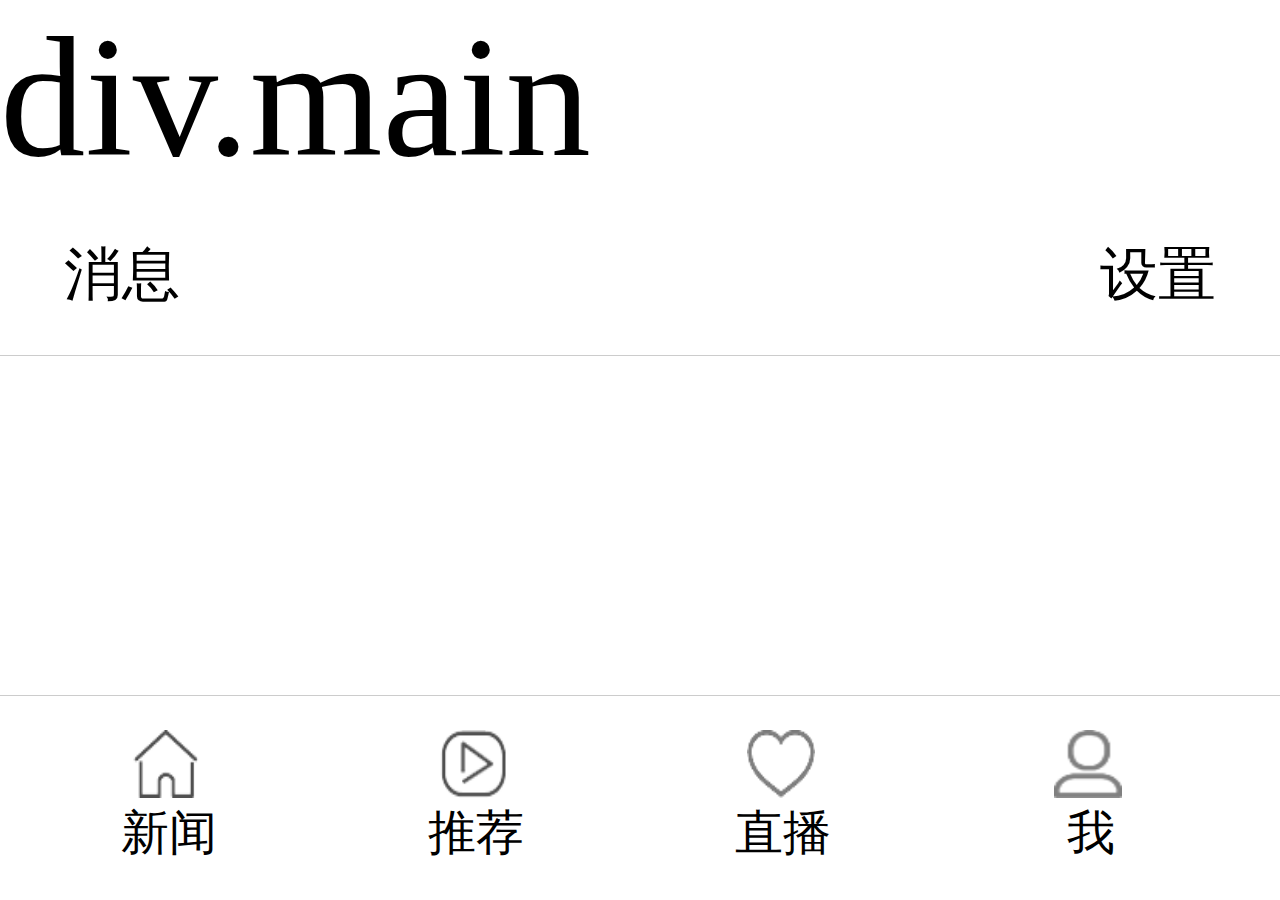
<file: news/zhuye.html>
<!doctype html>
<html lang="en">
<head>
    <meta charset="UTF-8">
    <meta name="viewport"
          content="width=device-width, user-scalable=no, initial-scale=1.0, maximum-scale=1.0, minimum-scale=1.0">
    <meta http-equiv="X-UA-Compatible" content="ie=edge">
    <title>Document</title>
    <link rel="stylesheet" href="css/index.css">
    <link rel="stylesheet" href="css/swiper.min.css">
    <link rel="stylesheet" href="css/animate.min.css">
    <script src="js/jquery.js"></script>
    <script src="js/swiper.min.js"></script>
    <script src="js/swiper.animate1.0.2.min.js"></script>
    <script src="js/index.js"></script>
</head>
<body>
div.main
<div class="header-wrap zhuye">
    <ul class="btn">
        <li>消息</li>
        <li>设置</li>
    </ul>
</div>
<footer>
    <ul class="footer">
        <li><a href="#">新闻</a></li>
        <li><a href="#">推荐</a></li>
        <li><a href="#">直播</a></li>
        <li><a href="#">我</a></li>
    </ul>
</footer>
</body>
<script>

</script>
</html>
</file>
<file: stylesheets/stylesheet.css>
* {
  box-sizing: border-box; }

body {
  padding: 0;
  margin: 0;
  font-family: "Open Sans", "Helvetica Neue", Helvetica, Arial, sans-serif;
  font-size: 16px;
  line-height: 1.5;
  color: #606c71; }

a {
  color: #1e6bb8;
  text-decoration: none; }
  a:hover {
    text-decoration: underline; }

.btn {
  display: inline-block;
  margin-bottom: 1rem;
  color: rgba(255, 255, 255, 0.7);
  background-color: rgba(255, 255, 255, 0.08);
  border-color: rgba(255, 255, 255, 0.2);
  border-style: solid;
  border-width: 1px;
  border-radius: 0.3rem;
  transition: color 0.2s, background-color 0.2s, border-color 0.2s; }
  .btn + .btn {
    margin-left: 1rem; }

.btn:hover {
  color: rgba(255, 255, 255, 0.8);
  text-decoration: none;
  background-color: rgba(255, 255, 255, 0.2);
  border-color: rgba(255, 255, 255, 0.3); }

@media screen and (min-width: 64em) {
  .btn {
    padding: 0.75rem 1rem; } }

@media screen and (min-width: 42em) and (max-width: 64em) {
  .btn {
    padding: 0.6rem 0.9rem;
    font-size: 0.9rem; } }

@media screen and (max-width: 42em) {
  .btn {
    display: block;
    width: 100%;
    padding: 0.75rem;
    font-size: 0.9rem; }
    .btn + .btn {
      margin-top: 1rem;
      margin-left: 0; } }

.page-header {
  color: #fff;
  text-align: center;
  background-color: #159957;
  background-image: linear-gradient(120deg, #155799, #159957); }

@media screen and (min-width: 64em) {
  .page-header {
    padding: 5rem 6rem; } }

@media screen and (min-width: 42em) and (max-width: 64em) {
  .page-header {
    padding: 3rem 4rem; } }

@media screen and (max-width: 42em) {
  .page-header {
    padding: 2rem 1rem; } }

.project-name {
  margin-top: 0;
  margin-bottom: 0.1rem; }

@media screen and (min-width: 64em) {
  .project-name {
    font-size: 3.25rem; } }

@media screen and (min-width: 42em) and (max-width: 64em) {
  .project-name {
    font-size: 2.25rem; } }

@media screen and (max-width: 42em) {
  .project-name {
    font-size: 1.75rem; } }

.project-tagline {
  margin-bottom: 2rem;
  font-weight: normal;
  opacity: 0.7; }

@media screen and (min-width: 64em) {
  .project-tagline {
    font-size: 1.25rem; } }

@media screen and (min-width: 42em) and (max-width: 64em) {
  .project-tagline {
    font-size: 1.15rem; } }

@media screen and (max-width: 42em) {
  .project-tagline {
    font-size: 1rem; } }

.main-content :first-child {
  margin-top: 0; }
.main-content img {
  max-width: 100%; }
.main-content h1, .main-content h2, .main-content h3, .main-content h4, .main-content h5, .main-content h6 {
  margin-top: 2rem;
  margin-bottom: 1rem;
  font-weight: normal;
  color: #159957; }
.main-content p {
  margin-bottom: 1em; }
.main-content code {
  padding: 2px 4px;
  font-family: Consolas, "Liberation Mono", Menlo, Courier, monospace;
  font-size: 0.9rem;
  color: #383e41;
  background-color: #f3f6fa;
  border-radius: 0.3rem; }
.main-content pre {
  padding: 0.8rem;
  margin-top: 0;
  margin-bottom: 1rem;
  font: 1rem Consolas, "Liberation Mono", Menlo, Courier, monospace;
  color: #567482;
  word-wrap: normal;
  background-color: #f3f6fa;
  border: solid 1px #dce6f0;
  border-radius: 0.3rem; }
  .main-content pre > code {
    padding: 0;
    margin: 0;
    font-size: 0.9rem;
    color: #567482;
    word-break: normal;
    white-space: pre;
    background: transparent;
    border: 0; }
.main-content .highlight {
  margin-bottom: 1rem; }
  .main-content .highlight pre {
    margin-bottom: 0;
    word-break: normal; }
.main-content .highlight pre, .main-content pre {
  padding: 0.8rem;
  overflow: auto;
  font-size: 0.9rem;
  line-height: 1.45;
  border-radius: 0.3rem; }
.main-content pre code, .main-content pre tt {
  display: inline;
  max-width: initial;
  padding: 0;
  margin: 0;
  overflow: initial;
  line-height: inherit;
  word-wrap: normal;
  background-color: transparent;
  border: 0; }
  .main-content pre code:before, .main-content pre code:after, .main-content pre tt:before, .main-content pre tt:after {
    content: normal; }
.main-content ul, .main-content ol {
  margin-top: 0; }
.main-content blockquote {
  padding: 0 1rem;
  margin-left: 0;
  color: #819198;
  border-left: 0.3rem solid #dce6f0; }
  .main-content blockquote > :first-child {
    margin-top: 0; }
  .main-content blockquote > :last-child {
    margin-bottom: 0; }
.main-content table {
  display: block;
  width: 100%;
  overflow: auto;
  word-break: normal;
  word-break: keep-all; }
  .main-content table th {
    font-weight: bold; }
  .main-content table th, .main-content table td {
    padding: 0.5rem 1rem;
    border: 1px solid #e9ebec; }
.main-content dl {
  padding: 0; }
  .main-content dl dt {
    padding: 0;
    margin-top: 1rem;
    font-size: 1rem;
    font-weight: bold; }
  .main-content dl dd {
    padding: 0;
    margin-bottom: 1rem; }
.main-content hr {
  height: 2px;
  padding: 0;
  margin: 1rem 0;
  background-color: #eff0f1;
  border: 0; }

@media screen and (min-width: 64em) {
  .main-content {
    max-width: 64rem;
    padding: 2rem 6rem;
    margin: 0 auto;
    font-size: 1.1rem; } }

@media screen and (min-width: 42em) and (max-width: 64em) {
  .main-content {
    padding: 2rem 4rem;
    font-size: 1.1rem; } }

@media screen and (max-width: 42em) {
  .main-content {
    padding: 2rem 1rem;
    font-size: 1rem; } }

.site-footer {
  padding-top: 2rem;
  margin-top: 2rem;
  border-top: solid 1px #eff0f1; }

.site-footer-owner {
  display: block;
  font-weight: bold; }

.site-footer-credits {
  color: #819198; }

@media screen and (min-width: 64em) {
  .site-footer {
    font-size: 1rem; } }

@media screen and (min-width: 42em) and (max-width: 64em) {
  .site-footer {
    font-size: 1rem; } }

@media screen and (max-width: 42em) {
  .site-footer {
    font-size: 0.9rem; } }
</file>
<file: stylesheets/github-light.css>
/*
The MIT License (MIT)

Copyright (c) 2016 GitHub, Inc.

Permission is hereby granted, free of charge, to any person obtaining a copy
of this software and associated documentation files (the "Software"), to deal
in the Software without restriction, including without limitation the rights
to use, copy, modify, merge, publish, distribute, sublicense, and/or sell
copies of the Software, and to permit persons to whom the Software is
furnished to do so, subject to the following conditions:

The above copyright notice and this permission notice shall be included in all
copies or substantial portions of the Software.

THE SOFTWARE IS PROVIDED "AS IS", WITHOUT WARRANTY OF ANY KIND, EXPRESS OR
IMPLIED, INCLUDING BUT NOT LIMITED TO THE WARRANTIES OF MERCHANTABILITY,
FITNESS FOR A PARTICULAR PURPOSE AND NONINFRINGEMENT. IN NO EVENT SHALL THE
AUTHORS OR COPYRIGHT HOLDERS BE LIABLE FOR ANY CLAIM, DAMAGES OR OTHER
LIABILITY, WHETHER IN AN ACTION OF CONTRACT, TORT OR OTHERWISE, ARISING FROM,
OUT OF OR IN CONNECTION WITH THE SOFTWARE OR THE USE OR OTHER DEALINGS IN THE
SOFTWARE.

*/

.pl-c /* comment */ {
  color: #969896;
}

.pl-c1 /* constant, variable.other.constant, support, meta.property-name, support.constant, support.variable, meta.module-reference, markup.raw, meta.diff.header */,
.pl-s .pl-v /* string variable */ {
  color: #0086b3;
}

.pl-e /* entity */,
.pl-en /* entity.name */ {
  color: #795da3;
}

.pl-smi /* variable.parameter.function, storage.modifier.package, storage.modifier.import, storage.type.java, variable.other */,
.pl-s .pl-s1 /* string source */ {
  color: #333;
}

.pl-ent /* entity.name.tag */ {
  color: #63a35c;
}

.pl-k /* keyword, storage, storage.type */ {
  color: #a71d5d;
}

.pl-s /* string */,
.pl-pds /* punctuation.definition.string, string.regexp.character-class */,
.pl-s .pl-pse .pl-s1 /* string punctuation.section.embedded source */,
.pl-sr /* string.regexp */,
.pl-sr .pl-cce /* string.regexp constant.character.escape */,
.pl-sr .pl-sre /* string.regexp source.ruby.embedded */,
.pl-sr .pl-sra /* string.regexp string.regexp.arbitrary-repitition */ {
  color: #183691;
}

.pl-v /* variable */ {
  color: #ed6a43;
}

.pl-id /* invalid.deprecated */ {
  color: #b52a1d;
}

.pl-ii /* invalid.illegal */ {
  color: #f8f8f8;
  background-color: #b52a1d;
}

.pl-sr .pl-cce /* string.regexp constant.character.escape */ {
  font-weight: bold;
  color: #63a35c;
}

.pl-ml /* markup.list */ {
  color: #693a17;
}

.pl-mh /* markup.heading */,
.pl-mh .pl-en /* markup.heading entity.name */,
.pl-ms /* meta.separator */ {
  font-weight: bold;
  color: #1d3e81;
}

.pl-mq /* markup.quote */ {
  color: #008080;
}

.pl-mi /* markup.italic */ {
  font-style: italic;
  color: #333;
}

.pl-mb /* markup.bold */ {
  font-weight: bold;
  color: #333;
}

.pl-md /* markup.deleted, meta.diff.header.from-file */ {
  color: #bd2c00;
  background-color: #ffecec;
}

.pl-mi1 /* markup.inserted, meta.diff.header.to-file */ {
  color: #55a532;
  background-color: #eaffea;
}

.pl-mdr /* meta.diff.range */ {
  font-weight: bold;
  color: #795da3;
}

.pl-mo /* meta.output */ {
  color: #1d3e81;
}
</file>
<file: news/css/index.css>
body,p,ul,ol,li,dl,dt,dd,h1,h2,h3,h4,h5,h6,form,input,header,section{
    margin:0;
    padding:0;
    list-style:none;
    font-style: normal;
    font-weight: normal;
}
a{
    color:#000;
    text-decoration: none;/*下划线*/
}
img{
    border: 0;
}
html,body{
    width: 100%;
    height: 100%;
    margin: 0;
    padding: 0;
}
.header-wrap{
    width: 100%;
    height: 0.94rem;
    background: #fff;
    border-bottom: 1px solid #CCCCCC;
    box-sizing: border-box;
    z-index: 1000;
    position: fixed;
    left:0;
}
.main{
    position: absolute;
    left:0;
    right: 0;
    margin: 1rem auto 0;
}
.swiper-container{
    width: 100%;
    height: 100%;
}
.btn{
    width: 90%;
    height:0.92rem;
    margin: 0 auto;
    z-index: 10;
    background: #fff;
}
.btn li{
    width: 1rem;
    height: 100%;
    float: left;
    margin: 0 5px;
    text-align: left;
    font-size: 0.34rem;
    line-height: 0.92rem;
}
.btn li:nth-child(1){
    margin-left: 0px;
}
.btn li:nth-child(5){
    float: right;
    text-align: right;
    margin-right: 0;
    font-size: 0.60rem;
    font-weight: 400;
}
.bb{
    color:blue;
}
.wheel{
    width: 90%;
    height:3.68rem;
    margin:0 auto;
    overflow: hidden;

}
.banner{
    width: 400%;
    height:3.68rem;
    background: blue;
    margin:0 auto;
}
.banner img{
    width: 25%;
    height: 100%;
    float: left;
}
.index-list{
    width: 90%;
    height: auto;
    overflow: hidden;
    margin: 0 auto;
}
.scale{
    width: 400%;
    height: auto;
}
.index-box{
    width: 25%;
    height: auto;
    float: left;
}
.box{
    border-top: 1px solid #CCCCCC;
    width: 100%;
    height:auto;
    margin: 0 auto;
    margin-top: 10px;
    overflow: hidden;
}
.header{
    width: 100%;
    height: auto;
    margin: 0 auto;
    float: left;
}
.content{
    height: 0.8rem;
    font-size: 0.4rem;
    float: left;
    font-weight: bold;
    color: #000000;
    line-height: 0.8rem;

}
.time{
    height: 0.8rem;
    font-size: 0.3rem;
    float: right;
    opacity: 0.7;
    line-height: 0.8rem;
}
.tab-list-item{
    width: 100%;
    height:auto;
    margin: 0 auto;
    float: left;
}
.tab-list-item li{
    height: 1.46rem;
    padding: 10px 0;
    position: relative;
}
.tit{
    font-weight: 400;
    font-size: 0.32rem;
    color: #1b1b1b;
    width: 65%;
    line-height: 0.5rem;
}
.u-img{
    width: 2rem;
    height: 1.32rem;
    background: red;
    position: absolute;
    right: 0;top:0;bottom:0;
    margin: auto 0;
}
.u-img img{
    width: 100%;
    height: 100%;
}
.info{
    height: auto;
    height: 0.4rem;
    width: 65%;
}
.info span{
    font-size: 0.24rem;
    float: left;
    line-height: 0.4rem;
    color:#888;
}
.assess{
    float: left;
    margin-left: 0.2rem;
    font-size: 0.24rem;
    line-height: 0.4rem;
    color:#888;
}
footer{
    width: 100%;
    height:1.2rem;
    border-top: 1px solid #CCCCCC;
    box-sizing: border-box;
    position: fixed;
    left:0;
    bottom:0;
    background: #ffffff;
    z-index: 100;
}
.footer{
   width: 90%;
    height: 1.2rem;
    position: absolute;
    left:0;right: 0;
    margin: 0 auto;
    display: flex;
    font-size: 0.28rem;
    display: flex;
    justify-content: space-between;
}
.footer li:nth-child(1){
    width: 20%;
    float: left;
    background:url("../img/1111.png") 0.4rem 0.2rem no-repeat;
    background-size: 0.4rem 0.4rem;
    margin-bottom: 0.2rem;
}
.footer li:nth-child(2){
    width: 20%;
    float: left;
    background:url("../img/111.png") 0.4rem 0.2rem no-repeat;
    background-size: 0.4rem 0.4rem;
}
.footer li:nth-child(3){
    width: 20%;
    float: left;
    background:url("../img/11.png") 0.4rem 0.2rem no-repeat;
    background-size: 0.4rem 0.4rem;
}
.footer li:nth-child(4){
     width: 20%;
     float: left;
    background:url("../img/1.png") 0.4rem 0.2rem no-repeat;
    background-size: 0.4rem 0.4rem;
 }
 .footer li a{
     width: 100%;
     height: 100%;
     display: block;
     text-align: center;
     line-height: 1.6rem;
     margin-left: -0.06rem;
 }

.list-banner a img{
    width: 100%;
    height: 3.8rem;
    position: fixed;
    left:0;
    top:0.94rem;
    z-index: 20;
}
.list-share{
    height: 2rem;
    font-size: 0.5rem;
    margin-top: 0.4rem;
    margin-left: 0.2rem;
}
.list-box{
    width: 90%;
}
.show .btn li:nth-child(1){
    font-weight: 700;
    color:#000;
}
.show .btn li:nth-child(2){
    float: right;
    line-height: 0.82rem;
    text-align: right;
}
.show-main{
    width: 90%;
    height: auto;
    position: absolute;
    left:0;right: 0;
    margin: 0 auto;
    top:0.94rem;
}
.show-title h1{
    margin-top: 0.2rem;
    font-size: 0.46rem;
    font-weight: bold;
}
.show-title span{
    font-size: 0.28rem;
    float: left;
    margin-top: 0.1rem;
    color: #888;
}
.show-title .time{
    height: 0.32rem;
    font-size: 0.28rem;
    float: left;
    line-height: 0.32rem;
    margin-top: 0.1rem;
    margin-left: 0.2rem;
    color: #888;
}
.show-content img{
    width:100%;
    height: 3.94rem;
    margin-top: 0.2rem;
}
.txt-des{
    font-size: 0.32rem;
}
.show-content p{
    font-size: 0.36rem;
    color:#1b1b1b;
    margin: 0.4rem 0;
}
.show-content p a{
    font-weight: 400;
    color:#277de2;
}
.tuijian{
    height: 0.6rem;
    text-align: center;
    line-height: 0.6rem;
    font-size: 0.28rem;
    margin-top: 0.6rem;
}
.about .tab-list-item li{
    border-bottom:1px solid #CCCCCC;
}
.about .tab-list-item li:nth-child(3){
    border-bottom:none;
}
/*//主页*/
.zhuye .btn{
    display: flex;
    justify-content: space-between;
}
.zhuye .btn li{
    width: auto;
}
.zhuye .btn li:nth-child(2){
    margin-right: 0;
}
</file>
<file: app/css/index.css>
html,body{
    width: 100%;
    height: 100%;
    margin: 0;
    padding: 0;
}
.swiper-container{
    width: 100%;
    height: 100%;
}
@-webkit-keyframes fadeIn {
    0% {
        opacity: 0; /*初始状态 透明度为0*/
    }
    50% {
        opacity: 0; /*中间状态 透明度为0*/
    }
    100% {
        opacity: 1; /*结尾状态 透明度为1*/
    }
}
.tiaoguo{
    width: 1.25rem;
    height: 0.6rem;
    background: #C6C8E3;
    border-radius:0.3rem;
    color:#fff;
    font-size: 0.3rem;
    text-align: center;
    line-height: 0.6rem;
    position: absolute;
    top:0.5rem;right: 0.5rem;
}
.bg2{
    width: 100%;
    height: 100%;
    background: url(../img/2.png) center -1rem no-repeat;
    background-size: contain;

}
.title{
    width: 100%;
    height: 30%;
    position: absolute;
    left:0;
    bottom: 0;
}
.title2 .left{
     width: 4rem;
     height: 0.3rem;
     color:#000;
     font-size: 0.3rem;
     /*padding-left: 2rem;*/
     box-sizing: border-box;
     z-index: 20;
     position: absolute;
     left:1rem;
     bottom: 4rem;
 }
.title2 .right{
    width: 4rem;
    height: 0.3rem;
    color:#000;
    font-size: 0.3rem;
    /*padding-left: 2rem;*/
    box-sizing: border-box;
    z-index: 20;
    position: absolute;
    right:1rem;
    bottom: 3rem;
    text-align: center;
}
.bg3{
    width: 100%;
    height: 100%;
    background:url(../img/3.png) center center no-repeat;
    background-size: contain;
    position: absolute;
    left:0;top:0;

}
.title3 .left{
     width: 2rem;
     height: 0.8rem;
     background: dodgerblue;
     color:#fff;
     position: absolute;
     left:1rem;
     bottom: 3rem;
     font-size: 0.3rem;
     text-align: center;
     line-height: 0.8rem;
 }
.title3 .right{
    width: 2rem;
    height: 0.8rem;
    position: absolute;
    right:1rem;
    bottom: 3rem;
    font-size: 0.3rem;
    text-align: center;
    line-height: 0.8rem;
    border:1px solid dodgerblue;
    color:dodgerblue;
}
.slide3 h1{
    text-align: center;
    font-size: 0.6rem;
    font-weight: bold;
    margin-top: 1.5rem;
}
.slide3 h3{
    text-align: center;
    font-size: 0.4rem;
    color:#333;
}
</file>
